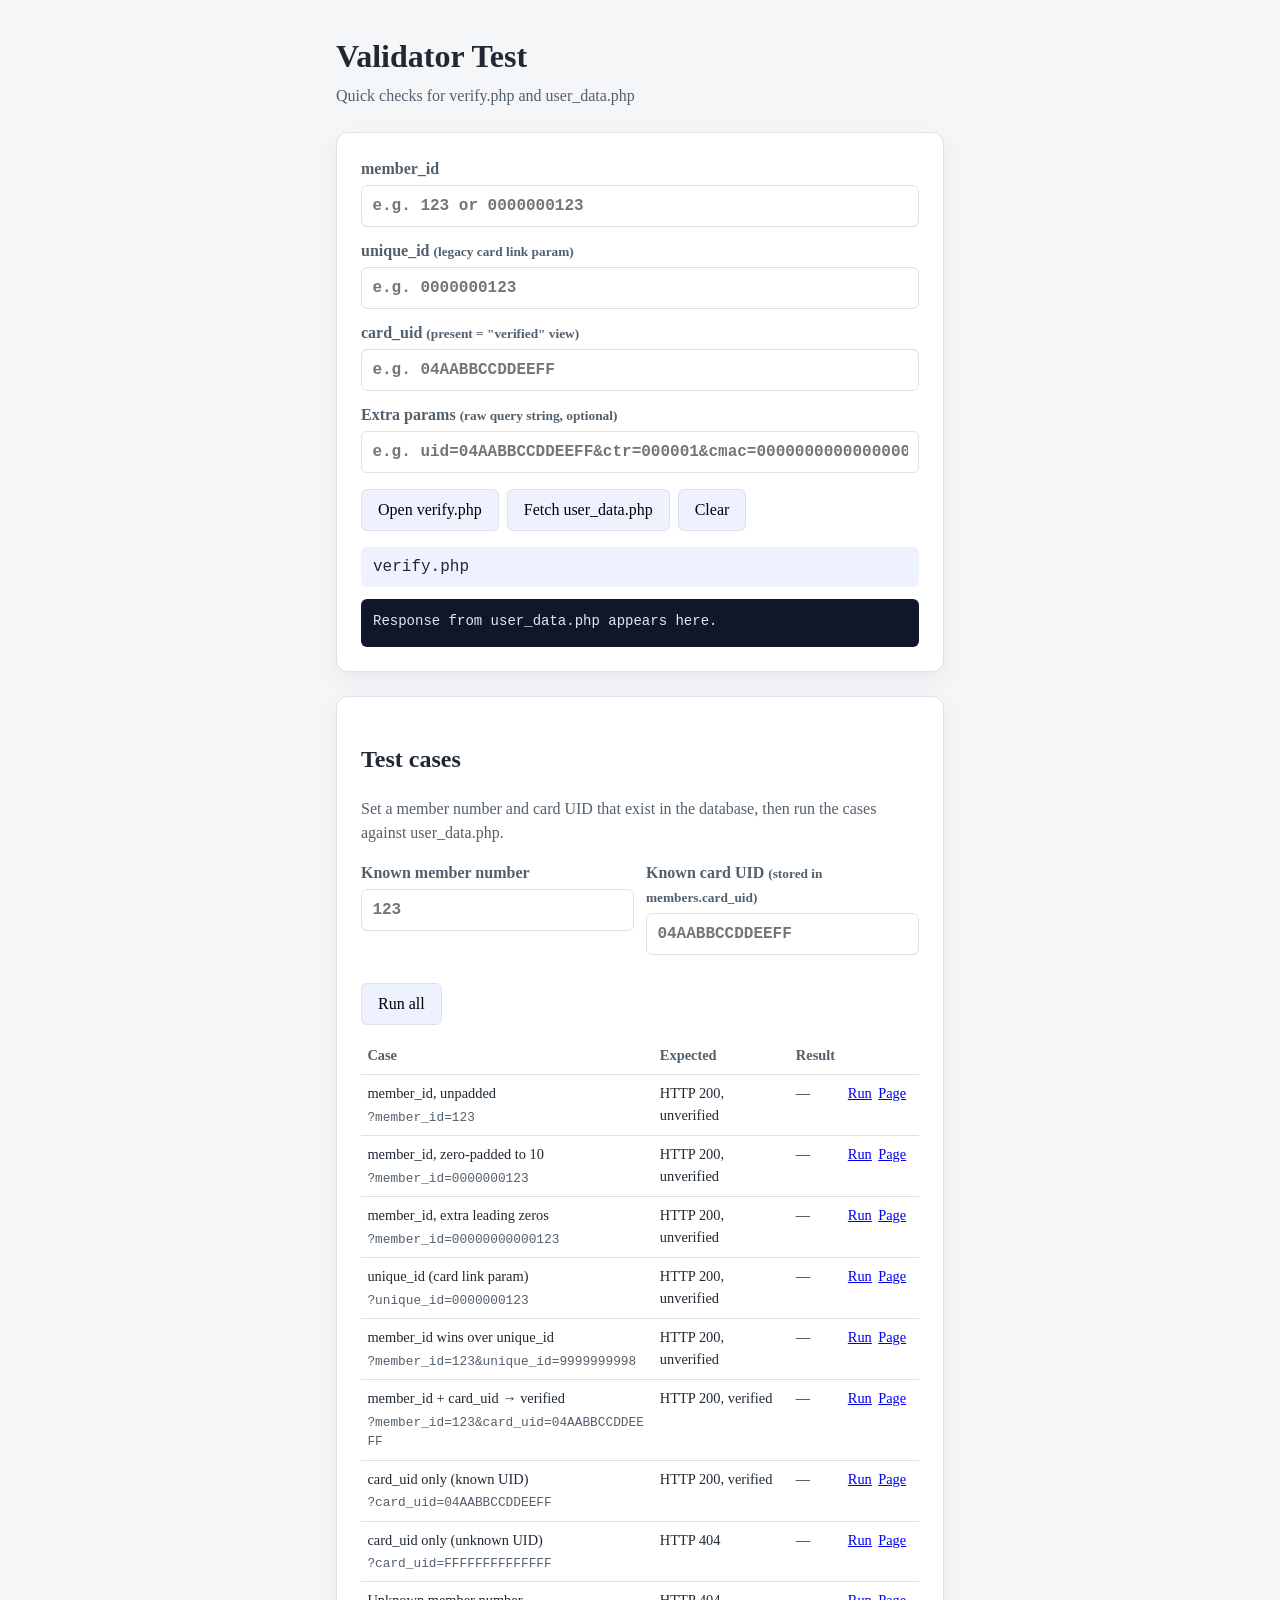
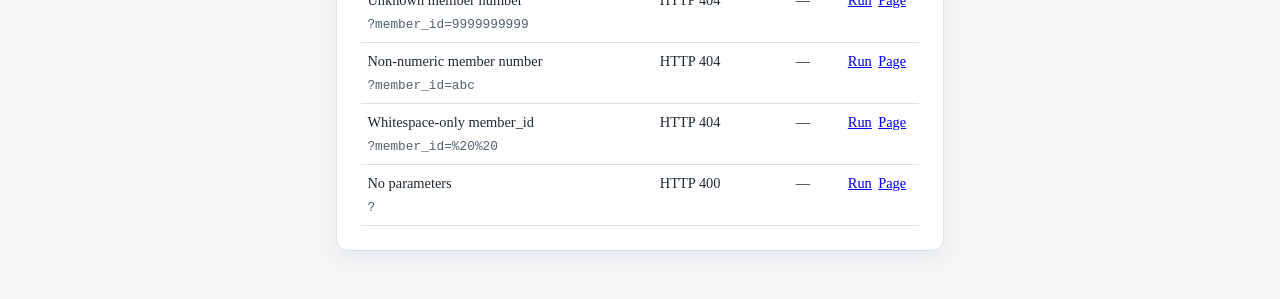
<file: web/index.html>
<!DOCTYPE html>
<html lang="en">
<head>
    <meta charset="UTF-8">
    <meta name="viewport" content="width=device-width, initial-scale=1.0">
    <title>PTR Validator Test</title>
    <link rel="stylesheet" href="assets/css/verify.css">
    <style>
        .test-form label {
            display: block;
            margin-bottom: 0.75rem;
            color: var(--muted);
            font-weight: 600;
        }

        .test-form input {
            display: block;
            width: 100%;
            margin-top: 0.25rem;
            padding: 0.5rem 0.65rem;
            border: 1px solid var(--border);
            border-radius: 6px;
            font: inherit;
            font-family: Consolas, "Courier New", monospace;
            color: var(--text);
        }

        .test-actions {
            display: flex;
            flex-wrap: wrap;
            gap: 0.5rem;
            margin-top: 1rem;
        }

        .test-actions button {
            padding: 0.5rem 1rem;
            border: 1px solid var(--border);
            border-radius: 6px;
            background: #eef2ff;
            font: inherit;
            cursor: pointer;
        }

        .test-actions button:hover {
            background: #e0e7ff;
        }

        .test-url {
            display: block;
            margin-top: 1rem;
            word-break: break-all;
        }

        .test-output {
            margin: 0.75rem 0 0;
            padding: 0.75rem;
            background: #0f172a;
            color: #e2e8f0;
            border-radius: 6px;
            font-family: Consolas, "Courier New", monospace;
            font-size: 0.875rem;
            white-space: pre-wrap;
            word-break: break-all;
            min-height: 3rem;
        }

        .test-known {
            display: grid;
            grid-template-columns: 1fr 1fr;
            gap: 0 0.75rem;
        }

        .test-summary {
            margin: 0.75rem 0 0;
            font-weight: 700;
        }

        .test-table-wrap {
            overflow-x: auto;
            margin-top: 0.5rem;
        }

        .test-table {
            width: 100%;
            border-collapse: collapse;
            font-size: 0.9rem;
        }

        .test-table th,
        .test-table td {
            padding: 0.5rem 0.4rem;
            border-bottom: 1px solid var(--border);
            text-align: left;
            vertical-align: top;
        }

        .test-table th {
            color: var(--muted);
        }

        .test-table code {
            display: block;
            margin-top: 0.2rem;
            color: var(--muted);
            font-size: 0.8rem;
            word-break: break-all;
        }

        .test-table td:last-child {
            white-space: nowrap;
        }

        .test-table a {
            margin-right: 0.4rem;
        }

        .test-pass {
            color: var(--valid);
            font-weight: 700;
        }

        .test-fail {
            color: var(--error);
            font-weight: 700;
        }

        @media (max-width: 560px) {
            .test-known {
                grid-template-columns: 1fr;
            }
        }
    </style>
</head>
<body>
    <main class="membership-verify">
        <header class="membership-verify__header">
            <h1>Validator Test</h1>
            <p class="membership-verify__subtitle">Quick checks for verify.php and user_data.php</p>
        </header>

        <section class="membership-card">
            <form class="test-form" id="test-form">
                <label>member_id
                    <input name="member_id" id="member_id" placeholder="e.g. 123 or 0000000123" autocomplete="off">
                </label>
                <label>unique_id <small>(legacy card link param)</small>
                    <input name="unique_id" id="unique_id" placeholder="e.g. 0000000123" autocomplete="off">
                </label>
                <label>card_uid <small>(present = "verified" view)</small>
                    <input name="card_uid" id="card_uid" placeholder="e.g. 04AABBCCDDEEFF" autocomplete="off">
                </label>
                <label>Extra params <small>(raw query string, optional)</small>
                    <input name="extra" id="extra" placeholder="e.g. uid=04AABBCCDDEEFF&amp;ctr=000001&amp;cmac=0000000000000000" autocomplete="off">
                </label>

                <div class="test-actions">
                    <button type="button" data-action="page">Open verify.php</button>
                    <button type="button" data-action="json">Fetch user_data.php</button>
                    <button type="button" data-action="clear">Clear</button>
                </div>
            </form>

            <code class="membership-example test-url" id="test-url">verify.php</code>
            <pre class="test-output" id="test-output">Response from user_data.php appears here.</pre>
        </section>

        <section class="membership-card">
            <h2>Test cases</h2>
            <p class="membership-card__note">Set a member number and card UID that exist in the database, then run the cases against user_data.php.</p>
            <div class="test-form test-known">
                <label>Known member number
                    <input id="known_member" placeholder="123" autocomplete="off">
                </label>
                <label>Known card UID <small>(stored in members.card_uid)</small>
                    <input id="known_card_uid" placeholder="04AABBCCDDEEFF" autocomplete="off">
                </label>
            </div>
            <div class="test-actions">
                <button type="button" id="run-all">Run all</button>
            </div>
            <p class="test-summary" id="test-summary"></p>
            <div class="test-table-wrap">
                <table class="test-table">
                    <thead>
                        <tr>
                            <th>Case</th>
                            <th>Expected</th>
                            <th>Result</th>
                            <th></th>
                        </tr>
                    </thead>
                    <tbody id="test-cases"></tbody>
                </table>
            </div>
        </section>
    </main>

    <script>
    (function () {
        'use strict';

        var formFields = ['member_id', 'unique_id', 'card_uid', 'extra'];
        var fields = formFields.concat(['known_member', 'known_card_uid']);
        var storageKey = 'ptr-validator-test';
        var urlBox = document.getElementById('test-url');
        var output = document.getElementById('test-output');

        function load() {
            try {
                var saved = JSON.parse(localStorage.getItem(storageKey) || '{}');
                fields.forEach(function (name) {
                    if (saved[name]) {
                        document.getElementById(name).value = saved[name];
                    }
                });
            } catch (e) {}
        }

        function save() {
            try {
                var data = {};
                fields.forEach(function (name) {
                    data[name] = document.getElementById(name).value;
                });
                localStorage.setItem(storageKey, JSON.stringify(data));
            } catch (e) {}
        }

        function buildQuery() {
            var params = new URLSearchParams();
            ['member_id', 'unique_id', 'card_uid'].forEach(function (name) {
                var value = document.getElementById(name).value.trim();
                if (value !== '') {
                    params.set(name, value);
                }
            });

            var extra = document.getElementById('extra').value.trim().replace(/^[?&]/, '');
            var query = params.toString();
            if (extra !== '') {
                query += (query ? '&' : '') + extra;
            }

            return query;
        }

        function buildUrl(script, query) {
            return script + (query ? '?' + query : '');
        }

        function fetchJson(url) {
            urlBox.textContent = url;
            output.textContent = 'Loading…';

            fetch(url, { headers: { 'Accept': 'application/json' } })
                .then(function (response) {
                    return response.text().then(function (body) {
                        var pretty = body;
                        try {
                            pretty = JSON.stringify(JSON.parse(body), null, 2);
                        } catch (e) {}
                        output.textContent = 'HTTP ' + response.status + '\n\n' + pretty;
                    });
                })
                .catch(function (error) {
                    output.textContent = 'Request failed: ' + error;
                });
        }

        function refreshUrl() {
            urlBox.textContent = buildUrl('verify.php', buildQuery());
        }

        // Predefined cases. `expect.verified` is only checked when the status is 200.
        function getTestCases() {
            var id = document.getElementById('known_member').value.trim() || '123';
            var uid = document.getElementById('known_card_uid').value.trim() || '04AABBCCDDEEFF';
            var unpadded = id.replace(/^0+(?=\d)/, '');
            var padded = /^\d+$/.test(unpadded) ? ('0000000000' + unpadded).slice(-10) : id;
            var q = encodeURIComponent;

            return [
                { name: 'member_id, unpadded', query: 'member_id=' + q(unpadded), expect: { status: 200, verified: false } },
                { name: 'member_id, zero-padded to 10', query: 'member_id=' + q(padded), expect: { status: 200, verified: false } },
                { name: 'member_id, extra leading zeros', query: 'member_id=0000' + q(padded), expect: { status: 200, verified: false } },
                { name: 'unique_id (card link param)', query: 'unique_id=' + q(padded), expect: { status: 200, verified: false } },
                { name: 'member_id wins over unique_id', query: 'member_id=' + q(unpadded) + '&unique_id=9999999998', expect: { status: 200, verified: false } },
                { name: 'member_id + card_uid → verified', query: 'member_id=' + q(unpadded) + '&card_uid=' + q(uid), expect: { status: 200, verified: true } },
                { name: 'card_uid only (known UID)', query: 'card_uid=' + q(uid), expect: { status: 200, verified: true } },
                { name: 'card_uid only (unknown UID)', query: 'card_uid=FFFFFFFFFFFFFF', expect: { status: 404 } },
                { name: 'Unknown member number', query: 'member_id=9999999999', expect: { status: 404 } },
                { name: 'Non-numeric member number', query: 'member_id=abc', expect: { status: 404 } },
                { name: 'Whitespace-only member_id', query: 'member_id=%20%20', expect: { status: 404 } },
                { name: 'No parameters', query: '', expect: { status: 400 } }
            ];
        }

        function describeExpect(expect) {
            var text = 'HTTP ' + expect.status;
            if (expect.status === 200 && typeof expect.verified === 'boolean') {
                text += expect.verified ? ', verified' : ', unverified';
            }
            return text;
        }

        function runCase(testCase, cell) {
            cell.className = '';
            cell.textContent = '…';

            return fetch(buildUrl('user_data.php', testCase.query), { headers: { 'Accept': 'application/json' } })
                .then(function (response) {
                    return response.text().then(function (body) {
                        var data = null;
                        try {
                            data = JSON.parse(body);
                        } catch (e) {}

                        var actual = 'HTTP ' + response.status;
                        var pass = response.status === testCase.expect.status;
                        if (response.status === 200 && data !== null) {
                            actual += data.verified ? ', verified' : ', unverified';
                            if (typeof testCase.expect.verified === 'boolean') {
                                pass = pass && data.verified === testCase.expect.verified;
                            }
                        } else if (data === null) {
                            actual += ', non-JSON body';
                            pass = false;
                        }

                        cell.className = pass ? 'test-pass' : 'test-fail';
                        cell.textContent = (pass ? 'PASS' : 'FAIL') + ' · ' + actual;
                        return pass;
                    });
                })
                .catch(function (error) {
                    cell.className = 'test-fail';
                    cell.textContent = 'FAIL · ' + error;
                    return false;
                });
        }

        function renderLinks() {
            var body = document.getElementById('test-cases');
            body.innerHTML = '';
            document.getElementById('test-summary').textContent = '';

            getTestCases().forEach(function (testCase) {
                var row = document.createElement('tr');

                var nameCell = document.createElement('td');
                nameCell.textContent = testCase.name;
                var queryCode = document.createElement('code');
                queryCode.textContent = '?' + testCase.query;
                nameCell.appendChild(queryCode);

                var expectCell = document.createElement('td');
                expectCell.textContent = describeExpect(testCase.expect);

                var resultCell = document.createElement('td');
                resultCell.textContent = '—';

                var actionCell = document.createElement('td');
                var run = document.createElement('a');
                run.href = '#';
                run.textContent = 'Run';
                run.addEventListener('click', function (event) {
                    event.preventDefault();
                    runCase(testCase, resultCell);
                    fetchJson(buildUrl('user_data.php', testCase.query));
                });

                var page = document.createElement('a');
                page.href = buildUrl('verify.php', testCase.query);
                page.target = '_blank';
                page.textContent = 'Page';

                actionCell.appendChild(run);
                actionCell.appendChild(page);

                row.appendChild(nameCell);
                row.appendChild(expectCell);
                row.appendChild(resultCell);
                row.appendChild(actionCell);
                row._run = function () {
                    return runCase(testCase, resultCell);
                };
                body.appendChild(row);
            });
        }

        document.getElementById('run-all').addEventListener('click', function () {
            var rows = Array.prototype.slice.call(document.getElementById('test-cases').rows);
            var summary = document.getElementById('test-summary');
            summary.className = 'test-summary';
            summary.textContent = 'Running ' + rows.length + ' cases…';

            // Sequential, to stay gentle on shared hosting.
            var passed = 0;
            rows.reduce(function (chain, row) {
                return chain.then(function () {
                    return row._run().then(function (ok) {
                        if (ok) {
                            passed++;
                        }
                    });
                });
            }, Promise.resolve()).then(function () {
                summary.className = 'test-summary ' + (passed === rows.length ? 'test-pass' : 'test-fail');
                summary.textContent = passed + ' / ' + rows.length + ' passed';
            });
        });

        ['known_member', 'known_card_uid'].forEach(function (name) {
            document.getElementById(name).addEventListener('input', function () {
                save();
                renderLinks();
            });
        });

        document.getElementById('test-form').addEventListener('input', function () {
            save();
            refreshUrl();
        });

        document.querySelector('.test-actions').addEventListener('click', function (event) {
            var action = event.target.getAttribute('data-action');
            if (action === 'page') {
                window.open(buildUrl('verify.php', buildQuery()), '_blank');
            } else if (action === 'json') {
                fetchJson(buildUrl('user_data.php', buildQuery()));
            } else if (action === 'clear') {
                formFields.forEach(function (name) {
                    document.getElementById(name).value = '';
                });
                save();
                refreshUrl();
                output.textContent = 'Response from user_data.php appears here.';
            }
        });

        load();
        refreshUrl();
        renderLinks();
    })();
    </script>
</body>
</html>
</file>
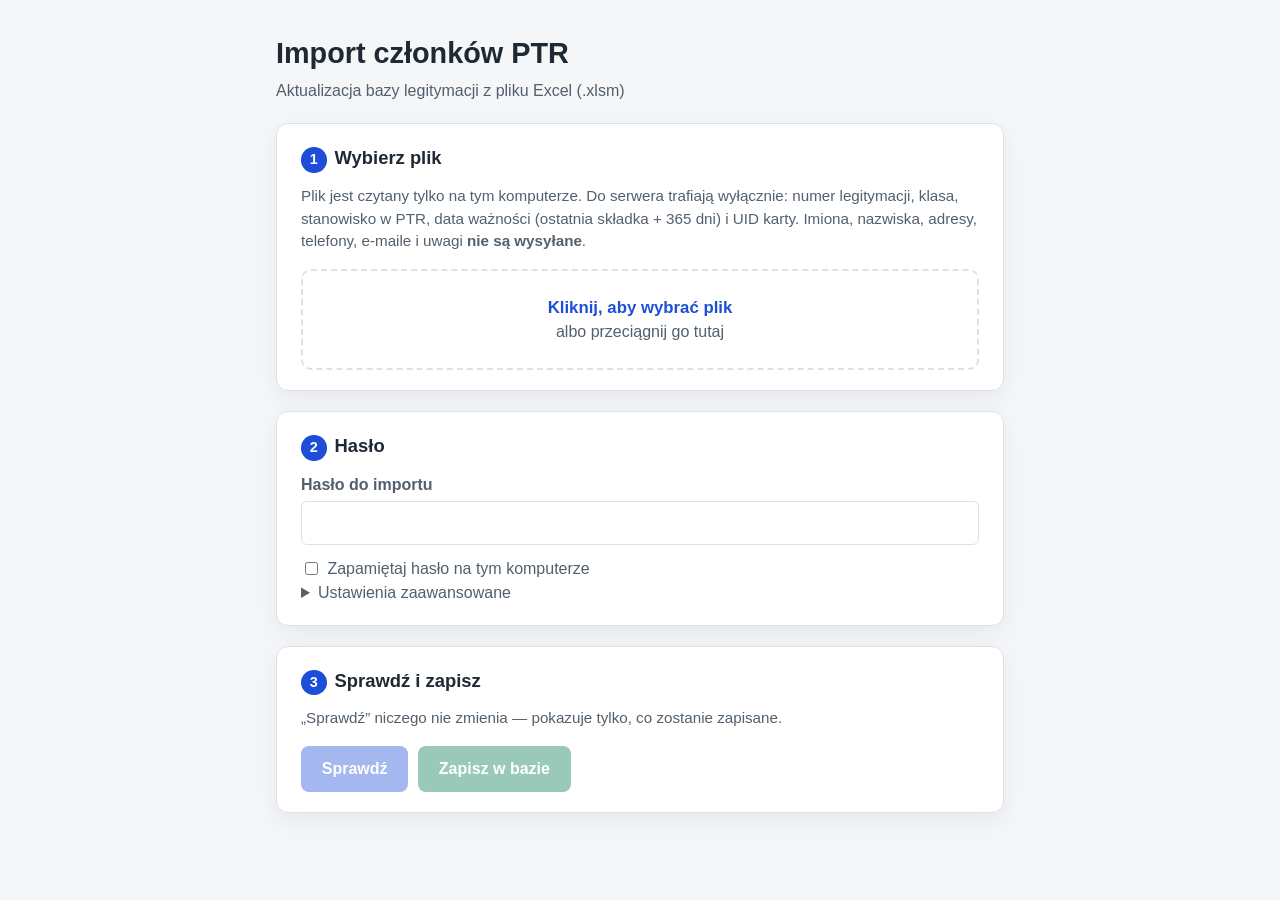
<file: web/import_tool.html>
<!DOCTYPE html>
<html lang="pl">
<head>
    <meta charset="UTF-8">
    <meta name="viewport" content="width=device-width, initial-scale=1.0">
    <title>Import członków PTR</title>
    <style>
        :root {
            --bg: #f4f6f8;
            --card: #ffffff;
            --text: #1f2933;
            --muted: #52606d;
            --border: #d9e2ec;
            --accent: #1d4ed8;
            --accent-bg: #eef2ff;
            --ok: #047857;
            --ok-bg: #ecfdf5;
            --warn: #b45309;
            --warn-bg: #fffbeb;
            --error: #b91c1c;
            --error-bg: #fef2f2;
        }

        * {
            box-sizing: border-box;
        }

        body {
            margin: 0;
            font-family: "Segoe UI", Arial, sans-serif;
            background: var(--bg);
            color: var(--text);
            line-height: 1.5;
        }

        main {
            max-width: 760px;
            margin: 0 auto;
            padding: 2rem 1rem 3rem;
        }

        h1 {
            margin: 0 0 0.25rem;
            font-size: 1.8rem;
        }

        h2 {
            margin: 0 0 0.75rem;
            font-size: 1.15rem;
        }

        .subtitle {
            margin: 0;
            color: var(--muted);
        }

        .card {
            margin-top: 1.25rem;
            padding: 1.25rem 1.5rem;
            background: var(--card);
            border: 1px solid var(--border);
            border-radius: 12px;
            box-shadow: 0 8px 24px rgba(15, 23, 42, 0.06);
        }

        .step {
            display: inline-flex;
            align-items: center;
            justify-content: center;
            width: 1.6rem;
            height: 1.6rem;
            margin-right: 0.5rem;
            border-radius: 50%;
            background: var(--accent);
            color: #fff;
            font-size: 0.9rem;
        }

        .note {
            margin: 0 0 1rem;
            color: var(--muted);
            font-size: 0.95rem;
        }

        .drop {
            display: block;
            padding: 1.5rem;
            border: 2px dashed var(--border);
            border-radius: 10px;
            text-align: center;
            cursor: pointer;
            color: var(--muted);
        }

        .drop:hover,
        .drop.is-over {
            border-color: var(--accent);
            background: var(--accent-bg);
        }

        .drop strong {
            display: block;
            color: var(--accent);
            font-size: 1.05rem;
        }

        .drop input {
            display: none;
        }

        label.field {
            display: block;
            margin-bottom: 0.75rem;
            font-weight: 600;
            color: var(--muted);
        }

        label.field input {
            display: block;
            width: 100%;
            margin-top: 0.25rem;
            padding: 0.55rem 0.7rem;
            border: 1px solid var(--border);
            border-radius: 6px;
            font: inherit;
            color: var(--text);
        }

        .check {
            display: flex;
            align-items: center;
            gap: 0.4rem;
            color: var(--muted);
        }

        details summary {
            cursor: pointer;
            color: var(--muted);
        }

        details[open] summary {
            margin-bottom: 0.75rem;
        }

        .buttons {
            display: flex;
            flex-wrap: wrap;
            gap: 0.6rem;
            margin-top: 0.5rem;
        }

        button {
            padding: 0.7rem 1.3rem;
            border: 0;
            border-radius: 8px;
            background: var(--accent);
            color: #fff;
            font: inherit;
            font-weight: 600;
            cursor: pointer;
        }

        button.secondary {
            background: var(--accent-bg);
            color: var(--accent);
        }

        button.save {
            background: var(--ok);
        }

        button:disabled {
            opacity: 0.4;
            cursor: default;
        }

        .message {
            margin-top: 1rem;
            padding: 0.75rem 1rem;
            border-radius: 8px;
            font-weight: 600;
        }

        .message[hidden] {
            display: none;
        }

        .message--info { background: var(--accent-bg); color: var(--accent); }
        .message--ok { background: var(--ok-bg); color: var(--ok); }
        .message--warn { background: var(--warn-bg); color: var(--warn); }
        .message--error { background: var(--error-bg); color: var(--error); }

        .message button {
            margin-top: 0.5rem;
            padding: 0.4rem 0.9rem;
        }

        .table-wrap {
            overflow-x: auto;
        }

        table {
            width: 100%;
            border-collapse: collapse;
            font-size: 0.9rem;
        }

        th,
        td {
            padding: 0.45rem 0.4rem;
            border-bottom: 1px solid var(--border);
            text-align: left;
            vertical-align: top;
        }

        th {
            color: var(--muted);
        }

        .tag {
            display: inline-block;
            padding: 0.1rem 0.5rem;
            border-radius: 999px;
            font-size: 0.8rem;
            font-weight: 700;
            white-space: nowrap;
        }

        .tag--insert { background: var(--accent-bg); color: var(--accent); }
        .tag--update { background: var(--warn-bg); color: var(--warn); }
        .tag--unchanged { background: #f1f5f9; color: var(--muted); }
        .tag--error,
        .tag--skipped { background: var(--error-bg); color: var(--error); }

        .change {
            display: block;
            color: var(--muted);
            font-size: 0.8rem;
        }
    </style>
</head>
<body>
    <main>
        <h1>Import członków PTR</h1>
        <p class="subtitle">Aktualizacja bazy legitymacji z pliku Excel (.xlsm)</p>

        <section class="card">
            <h2><span class="step">1</span>Wybierz plik</h2>
            <p class="note">
                Plik jest czytany tylko na tym komputerze. Do serwera trafiają wyłącznie: numer legitymacji,
                klasa, stanowisko w PTR, data ważności (ostatnia składka + 365 dni) i UID karty.
                Imiona, nazwiska, adresy, telefony, e-maile i uwagi <strong>nie są wysyłane</strong>.
            </p>
            <label class="drop" id="drop">
                <strong id="drop-title">Kliknij, aby wybrać plik</strong>
                <span id="drop-hint">albo przeciągnij go tutaj</span>
                <input type="file" id="file" accept=".xlsm,.xlsx">
            </label>
        </section>

        <section class="card">
            <h2><span class="step">2</span>Hasło</h2>
            <label class="field">Hasło do importu
                <input type="password" id="api_key" autocomplete="off">
            </label>
            <label class="check"><input type="checkbox" id="remember"> Zapamiętaj hasło na tym komputerze</label>
            <details>
                <summary>Ustawienia zaawansowane</summary>
                <label class="field">Adres serwera
                    <input type="url" id="api_url">
                </label>
            </details>
        </section>

        <section class="card">
            <h2><span class="step">3</span>Sprawdź i zapisz</h2>
            <p class="note">„Sprawdź” niczego nie zmienia — pokazuje tylko, co zostanie zapisane.</p>
            <div class="buttons">
                <button type="button" id="check" disabled>Sprawdź</button>
                <button type="button" id="save" class="save" disabled>Zapisz w bazie</button>
            </div>
            <div class="message" id="message" hidden></div>
        </section>

        <section class="card" id="result" hidden>
            <h2 id="result-title">Dane do wysłania</h2>
            <div class="table-wrap">
                <table>
                    <thead>
                        <tr>
                            <th>Wiersz</th>
                            <th>Nr legitymacji</th>
                            <th>Klasa</th>
                            <th>Stanowisko</th>
                            <th>Ważna do</th>
                            <th>UID karty</th>
                            <th>Wynik</th>
                        </tr>
                    </thead>
                    <tbody id="rows"></tbody>
                </table>
            </div>
        </section>
    </main>

    <!-- SheetJS >= 0.20.2 fixes CVE-2023-30533 and CVE-2024-22363 (not published to cdnjs). -->
    <script src="https://cdn.sheetjs.com/xlsx-0.20.3/package/dist/xlsx.full.min.js" integrity="sha384-EnyY0/GSHQGSxSgMwaIPzSESbqoOLSexfnSMN2AP+39Ckmn92stwABZynq1JyzdT" crossorigin="anonymous"></script>
    <script>
    (function () {
        'use strict';

        var DEFAULT_API_URL = 'https://ptr-validator.free.nf/import_api.php';
        var STORAGE_KEY = 'ptr-import-tool';
        var SHEET_NAME = 'dane czlonkow';
        var MEMBERSHIP_DAYS = 365;
        // Normalized header -> field. Nothing else is read from the sheet.
        var COLUMNS = {
            nrlegitymacji: 'member_id',
            klasa: 'license_level',
            stanowiskowptr: 'membership_type',
            ostatniaskladka: 'last_fee'
        };
        // Optional column: card UID. Empty cell = keep the UID stored in the database.
        var UID_HEADERS = ['uid', 'uuid', 'uidkarty', 'uuidkarty', 'carduid', 'numeruid', 'uidlegitymacji', 'nrkarty'];

        var ACTIONS = {
            insert: 'nowy',
            update: 'zmiana',
            unchanged: 'bez zmian',
            error: 'błąd',
            skipped: 'pominięty'
        };
        var FIELD_NAMES = {
            license_level: 'Klasa',
            membership_type: 'Stanowisko',
            membership_expiration_date: 'Ważna do',
            card_uid: 'UID karty'
        };
        var ROW_ERRORS = {
            'invalid member number': 'nieprawidłowy numer legitymacji',
            'invalid expiration date': 'nieprawidłowa data',
            'unreadable last fee date': 'nieczytelna data ostatniej składki',
            'invalid card uid': 'nieprawidłowy UID karty (wymagane 14 znaków 0-9, A-F)'
        };

        function rowErrorText(error, detail) {
            if (error === 'card uid in use') {
                return 'ten UID karty ma już członek nr ' + (detail && detail.member_id);
            }
            if (error === 'duplicate card uid') {
                return 'ten sam UID karty jest też w wierszu ' + (detail && detail.row);
            }
            if (/^duplicate member number/.test(error)) {
                return 'numer legitymacji powtarza się w pliku';
            }
            return ROW_ERRORS[error] || error;
        }

        var el = function (id) { return document.getElementById(id); };
        var fileInput = el('file');
        var keyInput = el('api_key');
        var urlInput = el('api_url');
        var rememberBox = el('remember');
        var checkButton = el('check');
        var saveButton = el('save');
        var messageBox = el('message');
        var rowsBody = el('rows');

        var parsedRows = [];
        var skippedRows = [];
        var hasUidColumn = false;
        var checked = false;

        // ---- settings ----

        function loadSettings() {
            var saved = {};
            try {
                saved = JSON.parse(localStorage.getItem(STORAGE_KEY) || '{}') || {};
            } catch (e) {}
            urlInput.value = saved.api_url || DEFAULT_API_URL;
            if (saved.api_key) {
                keyInput.value = saved.api_key;
                rememberBox.checked = true;
            }
        }

        function saveSettings() {
            try {
                var data = { api_url: urlInput.value.trim() };
                if (rememberBox.checked) {
                    data.api_key = keyInput.value;
                }
                localStorage.setItem(STORAGE_KEY, JSON.stringify(data));
            } catch (e) {}
        }

        // ---- UI helpers ----

        function showMessage(text, kind, action) {
            messageBox.hidden = !text;
            messageBox.className = 'message message--' + (kind || 'info');
            messageBox.textContent = text || '';
            if (action) {
                var br = document.createElement('br');
                var button = document.createElement('button');
                button.type = 'button';
                button.className = 'secondary';
                button.textContent = action.label;
                button.addEventListener('click', action.run);
                messageBox.appendChild(br);
                messageBox.appendChild(button);
            }
        }

        function updateButtons(busy) {
            var ready = parsedRows.length > 0 && keyInput.value !== '';
            checkButton.disabled = busy || !ready;
            saveButton.disabled = busy || !ready || !checked;
        }

        function resetCheck() {
            checked = false;
            updateButtons(false);
        }

        // ---- workbook parsing ----

        function normalize(text) {
            return String(text == null ? '' : text)
                .replace(/ł/g, 'l').replace(/Ł/g, 'L')
                .normalize('NFD').replace(/[̀-ͯ]/g, '')
                .toLowerCase().replace(/[^a-z0-9 ]/g, '').trim();
        }

        function headerKey(text) {
            return normalize(text).replace(/ /g, '');
        }

        // Excel serial number or "dd.mm.yyyy" / "yyyy-mm-dd" text -> UTC Date.
        function parseDate(value) {
            if (value == null || value === '') {
                return null;
            }
            if (typeof value === 'number') {
                return new Date(Math.round((value - 25569) * 86400000));
            }
            var text = String(value).trim();
            var m = text.match(/^(\d{1,2})[./-](\d{1,2})[./-](\d{4})$/);
            if (m) {
                return new Date(Date.UTC(+m[3], +m[2] - 1, +m[1]));
            }
            m = text.match(/^(\d{4})-(\d{2})-(\d{2})$/);
            if (m) {
                return new Date(Date.UTC(+m[1], +m[2] - 1, +m[3]));
            }
            return undefined;
        }

        function cellText(value) {
            if (value == null) {
                return null;
            }
            var text = String(value).trim();
            return text === '' ? null : text;
        }

        // "04:aa:bb cc-dd..." -> "04AABBCCDD..."; the server validates the result.
        function normalizeUid(value) {
            var text = cellText(value);
            return text === null ? null : text.replace(/[\s:-]/g, '').toUpperCase();
        }

        function findSheet(workbook) {
            var name = workbook.SheetNames.filter(function (n) {
                return normalize(n) === SHEET_NAME;
            })[0];
            if (name) {
                return workbook.Sheets[name];
            }
            for (var i = 0; i < workbook.SheetNames.length; i++) {
                var sheet = workbook.Sheets[workbook.SheetNames[i]];
                var header = XLSX.utils.sheet_to_json(sheet, { header: 1, defval: null })[0] || [];
                if (header.some(function (h) { return headerKey(h) === 'nrlegitymacji'; })) {
                    return sheet;
                }
            }
            return null;
        }

        function parseWorkbook(buffer) {
            var workbook = XLSX.read(buffer, { type: 'array', cellDates: false });
            var sheet = findSheet(workbook);
            if (!sheet) {
                throw new Error('W pliku nie ma arkusza „Dane Członków”.');
            }

            var table = XLSX.utils.sheet_to_json(sheet, { header: 1, raw: true, defval: null, blankrows: true });
            var columnIndex = {};
            (table[0] || []).forEach(function (title, index) {
                var key = headerKey(title);
                var field = UID_HEADERS.indexOf(key) !== -1 ? 'card_uid' : COLUMNS[key];
                if (field && !(field in columnIndex)) {
                    columnIndex[field] = index;
                }
            });
            var uidColumn = 'card_uid' in columnIndex;

            var missing = Object.keys(COLUMNS).filter(function (k) {
                return !(COLUMNS[k] in columnIndex);
            });
            if (missing.length) {
                throw new Error('W arkuszu brakuje kolumn: Nr. Legitymacji, Klasa, Stanowisko w PTR, Ostatnia składka.');
            }

            var rows = [];
            var skipped = [];
            for (var r = 1; r < table.length; r++) {
                var line = table[r] || [];
                var rawId = line[columnIndex.member_id];
                var memberId = typeof rawId === 'number' ? String(Math.round(rawId)) : cellText(rawId);
                if (memberId === null) {
                    continue;
                }

                var lastFee = parseDate(line[columnIndex.last_fee]);
                if (lastFee === undefined) {
                    skipped.push({ sheet_row: r + 1, member_id: memberId, error: 'unreadable last fee date' });
                    continue;
                }

                // Only database fields go into this object.
                rows.push({
                    sheet_row: r + 1,
                    member_id: memberId,
                    license_level: cellText(line[columnIndex.license_level]),
                    membership_type: cellText(line[columnIndex.membership_type]),
                    membership_expiration_date: lastFee === null ? null
                        : new Date(lastFee.getTime() + MEMBERSHIP_DAYS * 86400000).toISOString().slice(0, 10),
                    card_uid: uidColumn ? normalizeUid(line[columnIndex.card_uid]) : null
                });
            }

            return { rows: rows, skipped: skipped, hasUid: uidColumn };
        }

        // ---- results table ----

        function renderRows(serverRows) {
            var byRow = {};
            (serverRows || []).forEach(function (r) { byRow[r.sheet_row] = r; });

            rowsBody.innerHTML = '';
            parsedRows.concat(skippedRows).sort(function (a, b) {
                return a.sheet_row - b.sheet_row;
            }).forEach(function (row) {
                var tr = document.createElement('tr');
                [row.sheet_row, row.member_id, row.license_level, row.membership_type, row.membership_expiration_date, row.card_uid]
                    .forEach(function (value) {
                        var td = document.createElement('td');
                        td.textContent = value == null ? '—' : value;
                        tr.appendChild(td);
                    });

                var cell = document.createElement('td');
                var server = byRow[row.sheet_row];
                var action = row.error ? 'skipped' : (server ? server.action : null);
                if (action) {
                    var tag = document.createElement('span');
                    tag.className = 'tag tag--' + action;
                    tag.textContent = ACTIONS[action] || action;
                    cell.appendChild(tag);
                }
                var error = row.error || (server && server.error);
                if (error) {
                    var span = document.createElement('span');
                    span.className = 'change';
                    span.textContent = rowErrorText(error, server && server.error_detail);
                    cell.appendChild(span);
                }
                ((server && server.changes) || []).forEach(function (change) {
                    var span = document.createElement('span');
                    span.className = 'change';
                    span.textContent = (FIELD_NAMES[change.field] || change.field) + ': ' +
                        (change.from == null ? '—' : change.from) + ' → ' + (change.to == null ? '—' : change.to);
                    cell.appendChild(span);
                });
                tr.appendChild(cell);
                rowsBody.appendChild(tr);
            });

            el('result').hidden = false;
        }

        // ---- server ----

        function siteUrl() {
            try {
                return new URL(urlInput.value.trim()).origin + '/';
            } catch (e) {
                return null;
            }
        }

        function blockedMessage() {
            var site = siteUrl();
            showMessage(
                'Nie udało się połączyć z serwerem. Sprawdź internet. Jeśli działa: kliknij „Otwórz stronę”, ' +
                'poczekaj aż się załaduje, zamknij ją i kliknij „Sprawdź” ponownie.',
                'error',
                site ? { label: 'Otwórz stronę', run: function () { window.open(site, '_blank'); } } : null
            );
        }

        function serverErrorMessage(data) {
            switch (data.error) {
                case 'invalid_key':
                    return 'Nieprawidłowe hasło.';
                case 'locked':
                    return 'Zbyt wiele błędnych haseł. Spróbuj ponownie za ' +
                        Math.max(1, Math.ceil((data.retry_after || 900) / 60)) + ' min.';
                case 'import_disabled':
                    return 'Import jest wyłączony na serwerze (brak hasła w config.php).';
                case 'too_large':
                    return 'Plik ma zbyt wiele danych.';
                default:
                    return 'Błąd serwera. Nic nie zostało zapisane.';
            }
        }

        function send(dryRun) {
            saveSettings();
            updateButtons(true);
            showMessage(dryRun ? 'Sprawdzanie…' : 'Zapisywanie…', 'info');

            fetch(urlInput.value.trim(), {
                method: 'POST',
                // text/plain keeps this a "simple" request (no CORS preflight).
                headers: { 'Content-Type': 'text/plain;charset=UTF-8' },
                credentials: 'include',
                body: JSON.stringify({ api_key: keyInput.value, dry_run: dryRun, rows: parsedRows })
            }).then(function (response) {
                return response.text().then(function (text) {
                    try {
                        return JSON.parse(text);
                    } catch (e) {
                        return null;
                    }
                });
            }).then(function (data) {
                if (data === null) {
                    checked = false;
                    updateButtons(false);
                    blockedMessage();
                    return;
                }
                if (data.error) {
                    checked = false;
                    updateButtons(false);
                    showMessage(serverErrorMessage(data), 'error');
                    return;
                }

                var s = data.summary;
                var errors = s.error + skippedRows.length;
                var text = 'Nowych: ' + s.insert + ', zmienionych: ' + s.update + ', bez zmian: ' + s.unchanged +
                    (errors ? ', z błędami: ' + errors : '') + '.';

                renderRows(data.rows);

                if (dryRun) {
                    el('result-title').textContent = 'Wynik sprawdzenia';
                    checked = (s.insert + s.update) > 0;
                    updateButtons(false);
                    if (!checked) {
                        showMessage(text + ' Nie ma nic do zapisania.', errors ? 'warn' : 'ok');
                    } else {
                        showMessage(text + ' Jeśli wszystko się zgadza, kliknij „Zapisz w bazie”.' +
                            (errors ? ' Wiersze z błędami zostaną pominięte.' : ''), errors ? 'warn' : 'info');
                    }
                } else {
                    el('result-title').textContent = 'Zapisano';
                    checked = false;
                    updateButtons(false);
                    showMessage('Zapisano. ' + text, 'ok');
                }
            }).catch(function () {
                checked = false;
                updateButtons(false);
                blockedMessage();
            });
        }

        // ---- events ----

        function readFile(file) {
            parsedRows = [];
            skippedRows = [];
            resetCheck();
            el('result').hidden = true;
            if (!file) {
                return;
            }

            el('drop-title').textContent = file.name;
            el('drop-hint').textContent = 'kliknij, aby wybrać inny plik';
            showMessage('Czytanie pliku…', 'info');

            if (typeof XLSX === 'undefined') {
                showMessage('Brak połączenia z internetem — nie można wczytać pliku.', 'error');
                return;
            }

            file.arrayBuffer().then(function (buffer) {
                var parsed = parseWorkbook(buffer);
                parsedRows = parsed.rows;
                skippedRows = parsed.skipped;
                hasUidColumn = parsed.hasUid;
                el('result-title').textContent = 'Dane do wysłania';
                renderRows(null);
                updateButtons(false);
                var text = 'Wczytano ' + parsedRows.length + ' członków' +
                    (skippedRows.length ? ', pominięto ' + skippedRows.length : '') + '. Nic nie zostało jeszcze wysłane.' +
                    (hasUidColumn ? '' : ' Plik nie ma kolumny „UID karty” — karty w bazie nie zostaną zmienione.');
                if (!keyInput.value) {
                    text += ' Wpisz hasło, a potem kliknij „Sprawdź”.';
                } else {
                    text += ' Kliknij „Sprawdź”.';
                }
                showMessage(text, skippedRows.length ? 'warn' : 'info');
            }).catch(function (error) {
                showMessage('Nie można odczytać pliku: ' + error.message, 'error');
            });
        }

        fileInput.addEventListener('change', function () {
            readFile(fileInput.files[0]);
        });

        var drop = el('drop');
        ['dragenter', 'dragover'].forEach(function (type) {
            drop.addEventListener(type, function (event) {
                event.preventDefault();
                drop.classList.add('is-over');
            });
        });
        ['dragleave', 'drop'].forEach(function (type) {
            drop.addEventListener(type, function (event) {
                event.preventDefault();
                drop.classList.remove('is-over');
            });
        });
        drop.addEventListener('drop', function (event) {
            readFile(event.dataTransfer.files[0]);
        });

        keyInput.addEventListener('input', function () {
            resetCheck();
            if (rememberBox.checked) {
                saveSettings();
            }
        });
        urlInput.addEventListener('input', function () {
            resetCheck();
            saveSettings();
        });
        rememberBox.addEventListener('change', saveSettings);

        checkButton.addEventListener('click', function () {
            send(true);
        });
        saveButton.addEventListener('click', function () {
            if (window.confirm('Zapisać te zmiany w bazie członków?')) {
                send(false);
            }
        });

        loadSettings();
        updateButtons(false);
    })();
    </script>
</body>
</html>
</file>
<file: web/assets/css/verify.css>
:root {
    color-scheme: light;
    --bg: #f4f6f8;
    --card-bg: #ffffff;
    --text: #1f2933;
    --muted: #52606d;
    --border: #d9e2ec;
    --verified: #047857;
    --verified-bg: #ecfdf5;
    --unverified: #b45309;
    --unverified-bg: #fffbeb;
    --error: #b91c1c;
    --error-bg: #fef2f2;
    --valid: #047857;
    --expired: #b91c1c;
}

* {
    box-sizing: border-box;
}

body {
    margin: 0;
    font-family: Georgia, "Times New Roman", serif;
    background: var(--bg);
    color: var(--text);
    line-height: 1.5;
}

.membership-verify {
    max-width: 640px;
    margin: 0 auto;
    padding: 2rem 1rem 3rem;
}

.membership-verify__header h1 {
    margin: 0 0 0.25rem;
    font-size: 2rem;
}

.membership-verify__subtitle {
    margin: 0;
    color: var(--muted);
}

.membership-card {
    margin-top: 1.5rem;
    padding: 1.5rem;
    background: var(--card-bg);
    border: 1px solid var(--border);
    border-radius: 12px;
    box-shadow: 0 8px 24px rgba(15, 23, 42, 0.06);
}

.membership-verified {
    border-color: #a7f3d0;
    background: linear-gradient(180deg, var(--verified-bg), var(--card-bg));
}

.membership-unverified {
    border-color: #fde68a;
    background: linear-gradient(180deg, var(--unverified-bg), var(--card-bg));
}

.membership-card--error {
    border-color: #fecaca;
    background: var(--error-bg);
}

.membership-card__badge {
    display: inline-block;
    margin-bottom: 1rem;
    padding: 0.35rem 0.75rem;
    border-radius: 999px;
    font-size: 0.875rem;
    font-weight: 700;
    letter-spacing: 0.02em;
    text-transform: uppercase;
}

.membership-card__badge--verified {
    color: var(--verified);
    background: #d1fae5;
}

.membership-card__badge--unverified {
    color: var(--unverified);
    background: #fef3c7;
}

.membership-card__note {
    margin-top: 0;
    color: var(--muted);
}

.membership-details {
    margin: 0;
}

.membership-details__row {
    display: grid;
    grid-template-columns: 160px 1fr;
    gap: 0.75rem;
    padding: 0.75rem 0;
    border-bottom: 1px solid var(--border);
}

.membership-details__row:last-child {
    border-bottom: 0;
}

.membership-details dt {
    margin: 0;
    color: var(--muted);
    font-weight: 600;
}

.membership-details dd {
    margin: 0;
}

.status-pill {
    display: inline-block;
    padding: 0.2rem 0.65rem;
    border-radius: 999px;
    font-size: 0.875rem;
    font-weight: 700;
}

.status-pill--valid {
    color: var(--valid);
    background: #d1fae5;
}

.status-pill--expired {
    color: var(--expired);
    background: #fee2e2;
}

.membership-example {
    display: inline-block;
    margin-top: 0.75rem;
    padding: 0.5rem 0.75rem;
    background: #eef2ff;
    border-radius: 6px;
    font-family: Consolas, "Courier New", monospace;
}

@media (max-width: 560px) {
    .membership-details__row {
        grid-template-columns: 1fr;
        gap: 0.25rem;
    }
}
</file>
